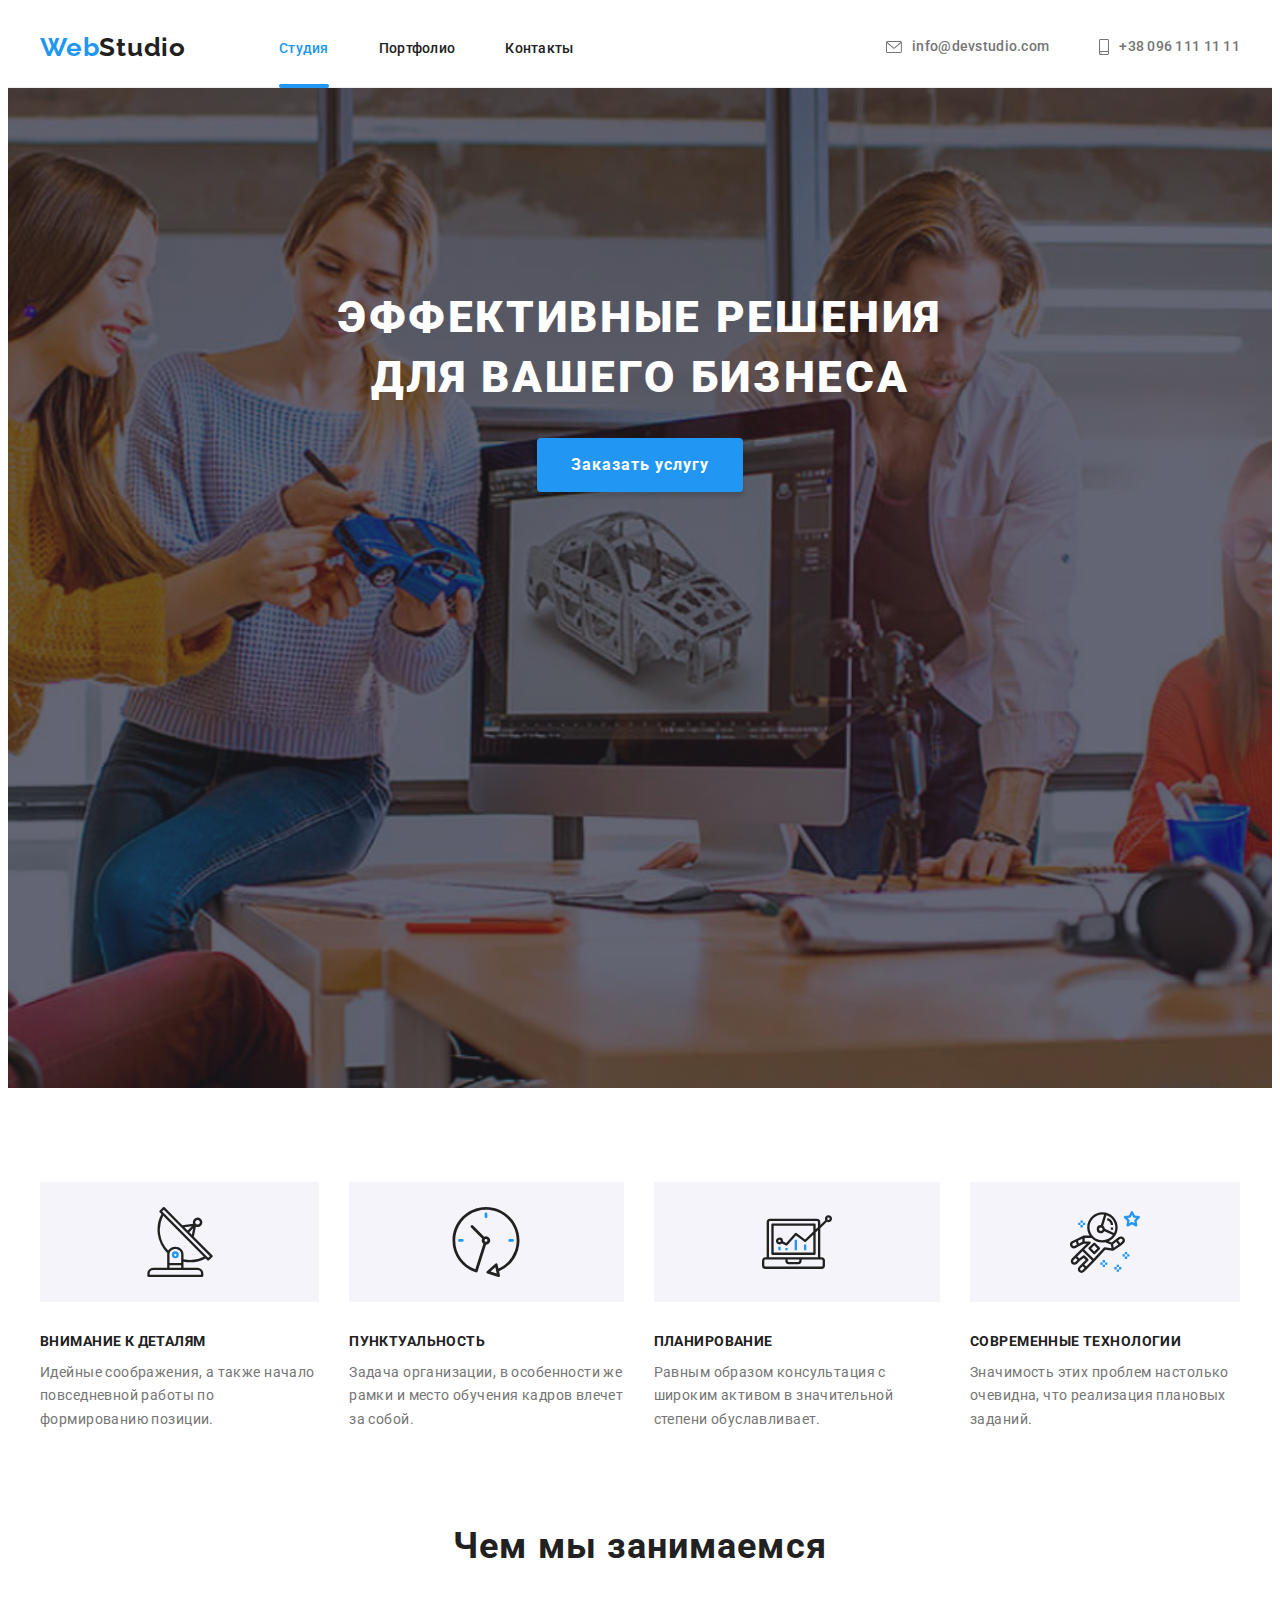
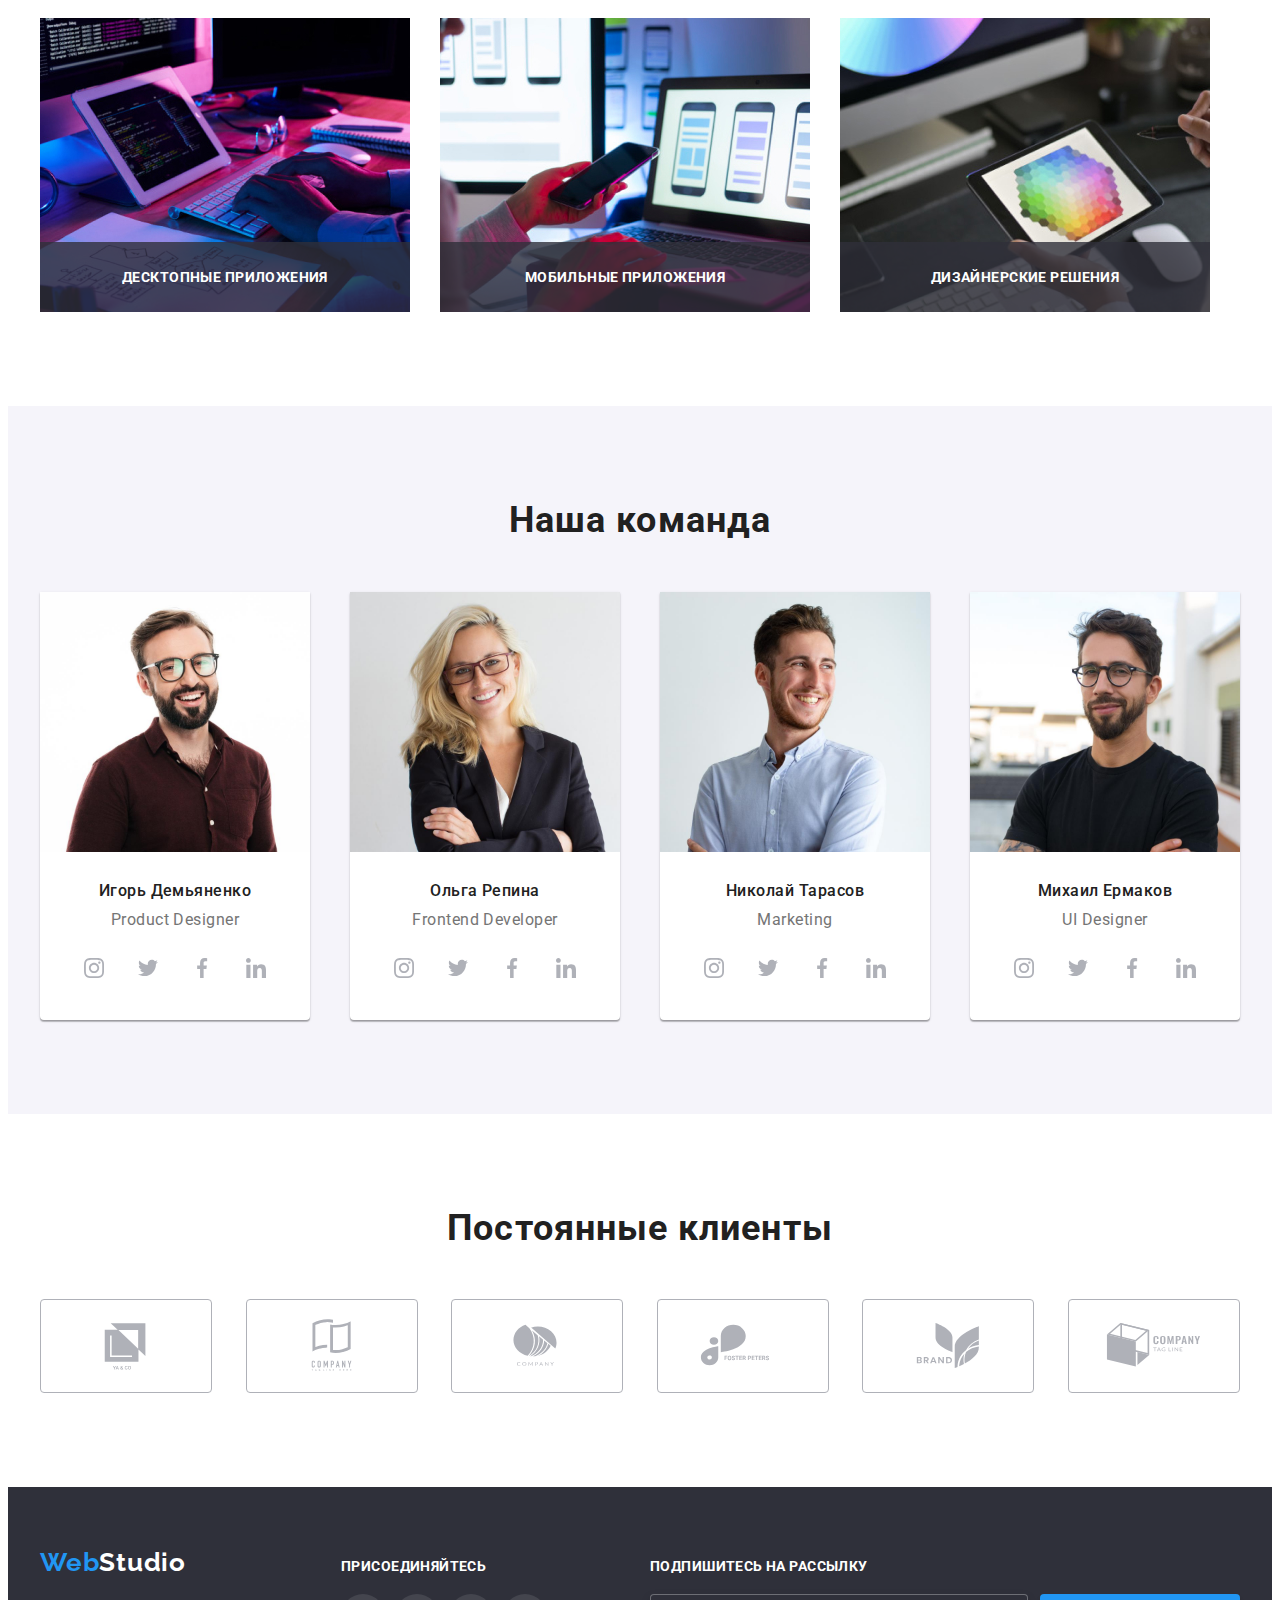
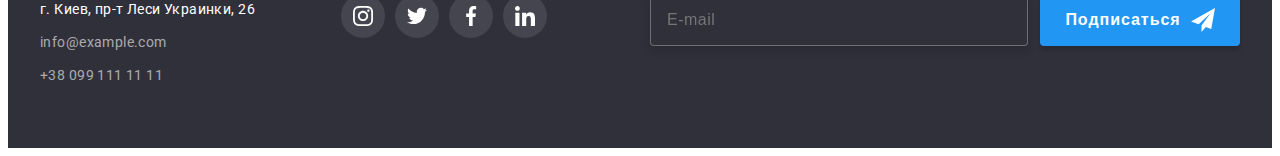
<file: index.html>
<!DOCTYPE html>
<html lang="en">
  <head>
    <meta charset="UTF-8" />
    <meta http-equiv="X-UA-Compatible" content="IE=edge" />
    <meta name="viewport" content="width=device-width, initial-scale=1.0" />
    <title>Студія</title>
    <link rel="preconnect" href="https://fonts.googleapis.com" />
    <link rel="preconnect" href="https://fonts.gstatic.com" crossorigin />
    <link
      href="https://fonts.googleapis.com/css2?family=Raleway:wght@700&family=Roboto:wght@400;500;700;900&display=swap"
      rel="stylesheet"
    />
    <link
      rel="stylesheet"
      href="https://cdnjs.cloudflare.com/ajax/libs/modern-normalize/1.1.0/modern-normalize.min.css"
      integrity="sha512-wpPYUAdjBVSE4KJnH1VR1HeZfpl1ub8YT/NKx4PuQ5NmX2tKuGu6U/JRp5y+Y8XG2tV+wKQpNHVUX03MfMFn9Q=="
      crossorigin="anonymous"
      referrerpolicy="no-referrer"
    />
    <link rel="stylesheet" href="./css/styles.css" />
  </head>
  <body>
    <!--Шапка-->
    <header class="header">
      <!--nav-->
      <div class="header-content container">
        <nav class="main-nav">
          <a href="./index.html" class="logo link"><span class="logo-web">Web</span>Studio</a>
          <ul class="nav-list list">
            <li class="item">
              <a href="./index.html" class="nav-list-item link current">Студия</a>
            </li>
            <li class="item">
              <a href="./portfolio.html" class="nav-list-item link">Портфолио</a>
            </li>
            <li class="item"><a href="" class="nav-list-item link">Контакты</a></li>
          </ul>
        </nav>
        <ul class="nav-contacts list">
          <li class="mail-icon item">
            <a href="mailto:info@devstudio.com" class="nav-contacts-list link"
              ><svg class="mail-icon-svg" width="16" height="12">
                <use href="./images/icons.svg#icon-mail"></use></svg
              >info@devstudio.com</a
            >
          </li>
          <li class="tel-icon item">
            <a href="tel:+380961111111" class="nav-contacts-list link"
              ><svg class="tel-icon-svg" width="10" height="16">
                <use href="./images/icons.svg#icon-tel"></use></svg
              >+38 096 111 11 11</a
            >
          </li>
        </ul>
      </div>
    </header>
    <!--Мейн-->
    <main>
      <section class="hero">
        <div class="container">
          <h1 class="hero-title">Эффективные решения для вашего бизнеса</h1>
          <button type="button" class="hero-btn" data-modal-open>Заказать услугу</button>
        </div>
      </section>
      <!--feauters-->
      <section class="section feauters">
        <div class="container">
          <h2>Наші переваги</h2>
          <ul class="feauters-list list">
            <li class="item icon-antena">
              <h3 class="feauters-title">Внимание к деталям</h3>
              <p class="feauters-text">
                Идейные соображения, а также начало повседневной работы по формированию позиции.
              </p>
            </li>
            <li class="item icon-clock">
              <h3 class="feauters-title">Пунктуальность</h3>
              <p class="feauters-text">
                Задача организации, в особенности же рамки и место обучения кадров влечет за собой.
              </p>
            </li>
            <li class="item icon-diagram">
              <h3 class="feauters-title">Планирование</h3>
              <p class="feauters-text">
                Равным образом консультация с широким активом в значительной степени обуславливает.
              </p>
            </li>
            <li class="item icon-astronaut">
              <h3 class="feauters-title">Современные технологии</h3>
              <p class="feauters-text">
                Значимость этих проблем настолько очевидна, что реализация плановых заданий.
              </p>
            </li>
          </ul>
        </div>
      </section>
      <!--about-->
      <section class="section about">
        <div class="container">
          <h2 class="about-title">Чем мы занимаемся</h2>
          <ul class="about-list list">
            <li class="about-item item">
              <img src="./images/programming.jpg" alt="programming" class="about-img" width="370" />
              <p class="about-img-text">Десктопные приложения</p>
            </li>
            <li class="about-item item">
              <img src="./images/connection.jpg" alt="connection" class="about-img" width="370" />
              <p class="about-img-text">Мобильные приложения</p>
            </li>
            <li class="about-item item">
              <img src="./images/design.jpg" alt="design" class="about-img" width="370" />
              <p class="about-img-text">Дизайнерские решения</p>
            </li>
          </ul>
        </div>
      </section>
      <!--team-->
      <section class="section team">
        <div class="container">
          <h2 class="team-title">Наша команда</h2>
          <ul class="team-list list">
            <li class="item">
              <img
                src="./images/product-d1.jpg"
                alt="product-designer"
                class="team-img"
                width="270"
              />
              <div class="team-text">
                <h3 class="team-name">Игорь Демьяненко</h3>
                <p class="team-proffession">Product Designer</p>
                <ul class="soc-list">
                  <li class="soc-item list">
                    <a href="" class="soc-link link">
                      <svg class="soc-icon">
                        <use href="./images/icons.svg#icon-instagram"></use>
                      </svg>
                    </a>
                  </li>
                  <li class="soc-item list">
                    <a href="" class="soc-link link">
                      <svg class="soc-icon">
                        <use href="./images/icons.svg#icon-twitter"></use>
                      </svg>
                    </a>
                  </li>
                  <li class="soc-item list">
                    <a href="" class="soc-link link">
                      <svg class="soc-icon">
                        <use href="./images/icons.svg#icon-facebook"></use>
                      </svg>
                    </a>
                  </li>
                  <li class="soc-item list">
                    <a href="" class="soc-link link">
                      <svg class="soc-icon">
                        <use href="./images/icons.svg#icon-linkedin"></use>
                      </svg>
                    </a>
                  </li>
                </ul>
              </div>
            </li>
            <li class="item">
              <img
                src="./images/developer1.jpg"
                alt="frontend-developer"
                class="team-img"
                width="270"
              />
              <div class="team-text">
                <h3 class="team-name">Ольга Репина</h3>
                <p class="team-proffession">Frontend Developer</p>
                <ul class="soc-list">
                  <li class="soc-item list">
                    <a href="" class="soc-link link">
                      <svg class="soc-icon">
                        <use href="./images/icons.svg#icon-instagram"></use>
                      </svg>
                    </a>
                  </li>
                  <li class="soc-item list">
                    <a href="" class="soc-link link">
                      <svg class="soc-icon">
                        <use href="./images/icons.svg#icon-twitter"></use>
                      </svg>
                    </a>
                  </li>
                  <li class="soc-item list">
                    <a href="" class="soc-link link">
                      <svg class="soc-icon">
                        <use href="./images/icons.svg#icon-facebook"></use>
                      </svg>
                    </a>
                  </li>
                  <li class="soc-item list">
                    <a href="" class="soc-link link">
                      <svg class="soc-icon">
                        <use href="./images/icons.svg#icon-linkedin"></use>
                      </svg>
                    </a>
                  </li>
                </ul>
              </div>
            </li>
            <li class="item">
              <img src="./images/marketing1.jpg" alt="marketing" class="team-img" width="270" />
              <div class="team-text">
                <h3 class="team-name">Николай Тарасов</h3>
                <p class="team-proffession">Marketing</p>
                <ul class="soc-list">
                  <li class="soc-item list">
                    <a href="" class="soc-link link">
                      <svg class="soc-icon">
                        <use href="./images/icons.svg#icon-instagram"></use>
                      </svg>
                    </a>
                  </li>
                  <li class="soc-item list">
                    <a href="" class="soc-link link">
                      <svg class="soc-icon">
                        <use href="./images/icons.svg#icon-twitter"></use>
                      </svg>
                    </a>
                  </li>
                  <li class="soc-item list">
                    <a href="" class="soc-link link">
                      <svg class="soc-icon">
                        <use href="./images/icons.svg#icon-facebook"></use>
                      </svg>
                    </a>
                  </li>
                  <li class="soc-item list">
                    <a href="" class="soc-link link">
                      <svg class="soc-icon">
                        <use href="./images/icons.svg#icon-linkedin"></use>
                      </svg>
                    </a>
                  </li>
                </ul>
              </div>
            </li>
            <li class="item">
              <img src="./images/ui-d1.jpg" alt="ui-designer" class="team-img" width="270" />
              <div class="team-text">
                <h3 class="team-name">Михаил Ермаков</h3>
                <p class="team-proffession">UI Designer</p>
                <ul class="soc-list">
                  <li class="soc-item list">
                    <a href="" class="soc-link link">
                      <svg class="soc-icon">
                        <use href="./images/icons.svg#icon-instagram"></use>
                      </svg>
                    </a>
                  </li>
                  <li class="soc-item list">
                    <a href="" class="soc-link link">
                      <svg class="soc-icon">
                        <use href="./images/icons.svg#icon-twitter"></use>
                      </svg>
                    </a>
                  </li>
                  <li class="soc-item list">
                    <a href="" class="soc-link link">
                      <svg class="soc-icon">
                        <use href="./images/icons.svg#icon-facebook"></use>
                      </svg>
                    </a>
                  </li>
                  <li class="soc-item list">
                    <a href="" class="soc-link link">
                      <svg class="soc-icon">
                        <use href="./images/icons.svg#icon-linkedin"></use>
                      </svg>
                    </a>
                  </li>
                </ul>
              </div>
            </li>
          </ul>
        </div>
      </section>
      <!--Clients-->
      <section class="section clients">
        <div class="container">
          <h2 class="clients-title">Постоянные клиенты</h2>
          <ul class="clients-list">
            <li class="clients-item list">
              <a href="" class="clients-link link"
                ><svg class="clients-svg" width="106" height="60">
                  <use href="./images/icons.svg#icon-client1"></use></svg
              ></a>
            </li>
            <li class="clients-item list">
              <a href="" class="clients-link link"
                ><svg class="clients-svg" width="106" height="60">
                  <use href="./images/icons.svg#icon-client2"></use></svg
              ></a>
            </li>
            <li class="clients-item list">
              <a href="" class="clients-link link"
                ><svg class="clients-svg" width="106" height="60">
                  <use href="./images/icons.svg#icon-client3"></use></svg
              ></a>
            </li>
            <li class="clients-item list">
              <a href="" class="clients-link link"
                ><svg class="clients-svg" width="106" height="60">
                  <use href="./images/icons.svg#icon-client4"></use></svg
              ></a>
            </li>
            <li class="clients-item list">
              <a href="" class="clients-link link"
                ><svg class="clients-svg" width="106" height="60">
                  <use href="./images/icons.svg#icon-client5"></use></svg
              ></a>
            </li>
            <li class="clients-item list">
              <a href="" class="clients-link link"
                ><svg class="clients-svg" width="106" height="60">
                  <use href="./images/icons.svg#icon-client6"></use></svg
              ></a>
            </li>
          </ul>
        </div>
      </section>
    </main>
    <!--Футер-->
    <footer class="footer">
      <div class="footer-div container">
        <div class="footer-left-text">
          <a href="./index.html" class="footer-logo link"
            ><span class="footer-logo-web">Web</span>Studio</a
          >
          <address>
            <ul class="list">
              <li>
                <a
                  href="https://goo.gl/maps/DYDjYZ2KMcjr4Sc5A"
                  target="_blank"
                  rel="nofollow noferrer noopener"
                  class="footer-map link"
                  >г. Киев, пр-т Леси Украинки, 26</a
                >
              </li>
              <li>
                <a href="mailto:info@example.com" class="footer-contacts link footer-mail"
                  >info@example.com</a
                >
              </li>
              <li>
                <a href="tel:+380991111111" class="footer-contacts link">+38 099 111 11 11</a>
              </li>
            </ul>
          </address>
        </div>
        <div class="footer-soc">
          <p class="footer-title">присоединяйтесь</p>
          <ul class="footer-soc-list">
            <li class="footer-soc-item list">
              <a href="" class="footer-soc-link link">
                <svg class="footer-soc-icon" width="20" height="20">
                  <use href="./images/icons.svg#icon-instagram"></use>
                </svg>
              </a>
            </li>
            <li class="footer-soc-item list">
              <a href="" class="footer-soc-link link">
                <svg class="footer-soc-icon" width="20" height="20">
                  <use href="./images/icons.svg#icon-twitter"></use>
                </svg>
              </a>
            </li>
            <li class="footer-soc-item list">
              <a href="" class="footer-soc-link link">
                <svg class="footer-soc-icon" width="20" height="20">
                  <use href="./images/icons.svg#icon-facebook"></use>
                </svg>
              </a>
            </li>
            <li class="footer-soc-item list">
              <a href="" class="footer-soc-link link">
                <svg class="footer-soc-icon" width="20" height="20">
                  <use href="./images/icons.svg#icon-linkedin"></use>
                </svg>
              </a>
            </li>
          </ul>
        </div>
        <div class="footer-sign">
          <p class="title-sign">Подпишитесь на рассылку</p>
          <form class="footer-form">
            <input type="text" class="footer-input" placeholder="E-mail" name="submit" />
            <button type="submit" class="button-sign">
              Подписаться
              <svg class="submit-icon" width="24" height="24">
                <use href="./images/icons.svg#icon-icon-send"></use>
              </svg>
            </button>
          </form>
        </div>
      </div>
    </footer>
    <!--    backdrop    -->
    <div class="backdrop is-hidden" data-modal>
      <div class="modal">
        <button type="button" class="modal-close-btn" data-modal-close>
          <svg class="modal-close-icon" width="18" height="18">
            <use href="./images/symbol-defs.svg#icon-btn-close"></use>
          </svg>
        </button>
        <p class="modal-title">Оставьте свои данные, мы вам перезвоним</p>
        <form class="modal-form">
          <label for="name" class="modal-label">Имя</label>
          <div class="modal-input-div">
            <input type="text" class="modal-input" id="name" />
            <span>
              <svg class="modal-form-icon" width="18" height="18">
                <use href="./images/icons.svg#icon-name"></use>
              </svg>
            </span>
          </div>
          <label for="tel" class="modal-label">Телефон</label>
          <div class="modal-input-div">
            <input type="tel" class="modal-input" id="tel" />
            <span>
              <svg class="modal-form-icon" width="18" height="18">
                <use href="./images/icons.svg#icon-tel-form"></use>
              </svg>
            </span>
          </div>
          <label for="email" class="modal-label">Почта</label>
          <div class="modal-input-div">
            <input type="email" class="modal-input" id="email" />
            <span>
              <svg class="modal-form-icon" width="18" height="18">
                <use href="./images/icons.svg#icon-email-form"></use>
              </svg>
            </span>
          </div>
          <div class="modal-input-div">
            <label for="feedback" class="modal-label">Комментарий </label>
            <textarea
              class="modal-area"
              name="feedback"
              id="feedback"
              placeholder="Введите текст"
              cols="30"
              rows="5"
            ></textarea>
          </div>
          <div class="checkbox">
            <input class="checkbox-input" type="checkbox" id="checkbox" />
            <span class="checkbox-icon"></span>
            <label for="checkbox" class="checkbox-label"
              >Соглашаюсь с рассылкой и принимаю
              <span><a href="" class="checkbox-conditions">Условия договора</a></span></label
            >
          </div>
          <button type="submit" class="btn-submit">Отправить</button>
        </form>
      </div>
    </div>
    <script src="./js/modal.js"></script>
  </body>
</html>
</file>
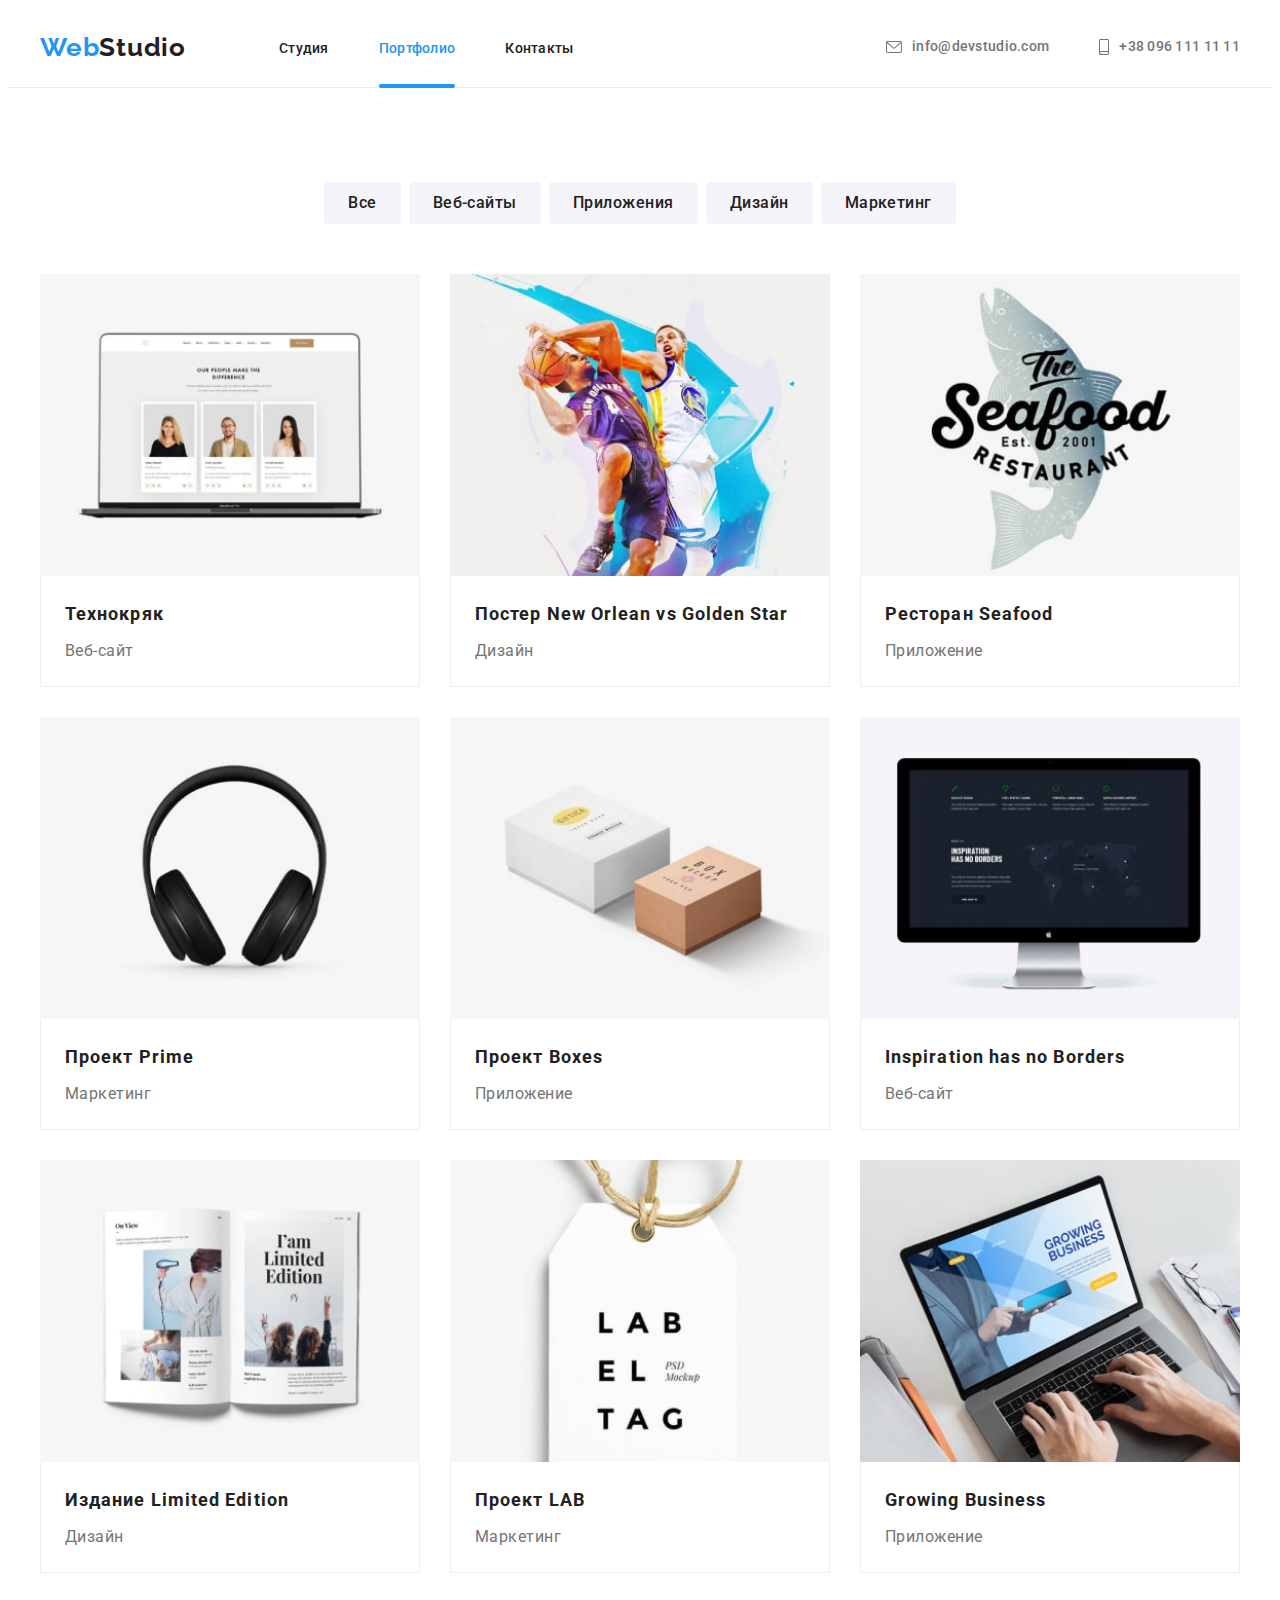
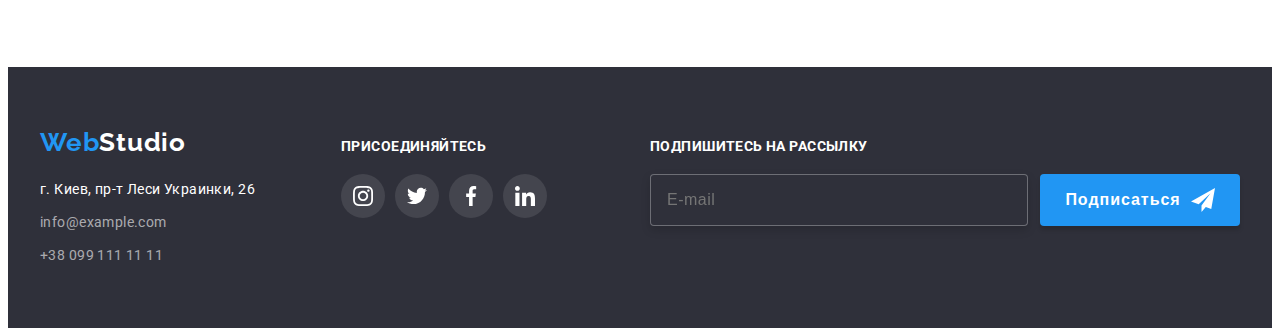
<file: portfolio.html>
<!DOCTYPE html>
<html lang="en">
  <head>
    <meta charset="UTF-8" />
    <meta http-equiv="X-UA-Compatible" content="IE=edge" />
    <meta name="viewport" content="width=device-width, initial-scale=1.0" />
    <title>Портфоліо</title>
    <link rel="preconnect" href="https://fonts.googleapis.com" />
    <link rel="preconnect" href="https://fonts.gstatic.com" crossorigin />
    <link
      href="https://fonts.googleapis.com/css2?family=Raleway:wght@700&family=Roboto:wght@400;500;700;900&display=swap"
      rel="stylesheet"
    />
    <link
      rel="stylesheet"
      href="https://cdnjs.cloudflare.com/ajax/libs/modern-normalize/1.1.0/modern-normalize.min.css"
      integrity="sha512-wpPYUAdjBVSE4KJnH1VR1HeZfpl1ub8YT/NKx4PuQ5NmX2tKuGu6U/JRp5y+Y8XG2tV+wKQpNHVUX03MfMFn9Q=="
      crossorigin="anonymous"
      referrerpolicy="no-referrer"
    />
    <link rel="stylesheet" href="./css/styles.css" />
  </head>
  <body>
    <!--Шапка-->
    <header class="header">
      <!--nav-->
      <div class="header-content container">
        <nav class="main-nav">
          <a href="./index.html" class="logo link"><span class="logo-web">Web</span>Studio</a>
          <ul class="nav-list list">
            <li class="item">
              <a href="./index.html" class="nav-list-item link">Студия</a>
            </li>
            <li class="item">
              <a href="./portfolio.html" class="nav-list-item link current">Портфолио</a>
            </li>
            <li class="item"><a href="" class="nav-list-item link">Контакты</a></li>
          </ul>
        </nav>
        <ul class="nav-contacts list">
          <li class="mail-icon item">
            <a href="mailto:info@devstudio.com" class="nav-contacts-list link"
              ><svg class="mail-icon-svg" width="16" height="12">
                <use href="./images/icons.svg#icon-mail"></use></svg
              >info@devstudio.com</a
            >
          </li>
          <li class="tel-icon item">
            <a href="tel:+380961111111" class="nav-contacts-list link"
              ><svg class="tel-icon-svg" width="10" height="16">
                <use href="./images/icons.svg#icon-tel"></use></svg
              >+38 096 111 11 11</a
            >
          </li>
        </ul>
      </div>
    </header>
    <!--Main-->
    <main>
      <section class="section portfolio">
        <div class="container">
          <h1>Portfolio</h1>
          <ul class="filters">
            <li class="filters-item list">
              <button type="button" class="portfolio-btn">Все</button>
            </li>
            <li class="filters-item list">
              <button type="button" class="portfolio-btn">Веб-сайты</button>
            </li>
            <li class="filters-item list">
              <button type="button" class="portfolio-btn">Приложения</button>
            </li>
            <li class="filters-item list">
              <button type="button" class="portfolio-btn">Дизайн</button>
            </li>
            <li class="filters-item list">
              <button type="button" class="portfolio-btn">Маркетинг</button>
            </li>
          </ul>
          <ul class="portfolio-list">
            <li class="portfolio-item list">
              <a href="" class="portfolio-link link">
                <div class="portfolio-overlay">
                  <img src="./images/img1-min.jpg" alt="techno" class="portfolio-img" />
                  <p class="portfolio-overlay-text">
                    Ресурс предлагает комплексные предложения с разным уровнем функционала и
                    сервисов. Все это позволит посетителю получить исчерпывающие сведения о компании
                    или частном лице.
                  </p>
                </div>
                <div class="portfolio-card">
                  <h2 class="portfolio-title">Технокряк</h2>
                  <p class="portfolio-text">Веб-сайт</p>
                </div></a
              >
            </li>
            <li class="portfolio-item list">
              <a href="" class="portfolio-link link">
                <div class="portfolio-overlay">
                  <img src="./images/img2-min.jpg" alt="new-orlean" />
                  <p class="portfolio-overlay-text">
                    Ресурс предлагает комплексные предложения с разным уровнем функционала и
                    сервисов. Все это позволит посетителю получить исчерпывающие сведения о компании
                    или частном лице.
                  </p>
                </div>
                <div class="portfolio-card">
                  <h2 class="portfolio-title">Постер New Orlean vs Golden Star</h2>
                  <p class="portfolio-text">Дизайн</p>
                </div></a
              >
            </li>
            <li class="portfolio-item list">
              <a href="" class="portfolio-link link">
                <div class="portfolio-overlay">
                  <img src="./images/img3-min.jpg" alt="restaurant" />
                  <p class="portfolio-overlay-text">
                    Ресурс предлагает комплексные предложения с разным уровнем функционала и
                    сервисов. Все это позволит посетителю получить исчерпывающие сведения о компании
                    или частном лице.
                  </p>
                </div>
                <div class="portfolio-card">
                  <h2 class="portfolio-title">Ресторан Seafood</h2>
                  <p class="portfolio-text">Приложение</p>
                </div></a
              >
            </li>
            <li class="portfolio-item list">
              <a href="" class="portfolio-link link">
                <div class="portfolio-overlay">
                  <img src="./images/img4-min.jpg" alt="headphone" />
                  <p class="portfolio-overlay-text">
                    Ресурс предлагает комплексные предложения с разным уровнем функционала и
                    сервисов. Все это позволит посетителю получить исчерпывающие сведения о компании
                    или частном лице.
                  </p>
                </div>
                <div class="portfolio-card">
                  <h2 class="portfolio-title">Проект Prime</h2>
                  <p class="portfolio-text">Маркетинг</p>
                </div></a
              >
            </li>
            <li class="portfolio-item list">
              <a href="" class="portfolio-link link">
                <div class="portfolio-overlay">
                  <img src="./images/img5-min.jpg" alt="boxes" />
                  <p class="portfolio-overlay-text">
                    Ресурс предлагает комплексные предложения с разным уровнем функционала и
                    сервисов. Все это позволит посетителю получить исчерпывающие сведения о компании
                    или частном лице.
                  </p>
                </div>
                <div class="portfolio-card">
                  <h2 class="portfolio-title">Проект Boxes</h2>
                  <p class="portfolio-text">Приложение</p>
                </div></a
              >
            </li>
            <li class="portfolio-item list">
              <a href="" class="portfolio-link link">
                <div class="portfolio-overlay">
                  <img src="./images/img6-min.jpg" alt="monitor" />
                  <p class="portfolio-overlay-text">
                    Ресурс предлагает комплексные предложения с разным уровнем функционала и
                    сервисов. Все это позволит посетителю получить исчерпывающие сведения о компании
                    или частном лице.
                  </p>
                </div>
                <div class="portfolio-card">
                  <h2 class="portfolio-title">Inspiration has no Borders</h2>
                  <p class="portfolio-text">Веб-сайт</p>
                </div></a
              >
            </li>
            <li class="portfolio-item list">
              <a href="" class="portfolio-link link">
                <div class="portfolio-overlay">
                  <img src="./images/img7-min.jpg" alt="journal" />
                  <p class="portfolio-overlay-text">
                    Ресурс предлагает комплексные предложения с разным уровнем функционала и
                    сервисов. Все это позволит посетителю получить исчерпывающие сведения о компании
                    или частном лице.
                  </p>
                </div>
                <div class="portfolio-card">
                  <h2 class="portfolio-title">Издание Limited Edition</h2>
                  <p class="portfolio-text">Дизайн</p>
                </div></a
              >
            </li>
            <li class="portfolio-item list">
              <a href="" class="portfolio-link link">
                <div class="portfolio-overlay">
                  <img src="./images/img8-min.jpg" alt="project" />
                  <p class="portfolio-overlay-text">
                    Ресурс предлагает комплексные предложения с разным уровнем функционала и
                    сервисов. Все это позволит посетителю получить исчерпывающие сведения о компании
                    или частном лице.
                  </p>
                </div>
                <div class="portfolio-card">
                  <h2 class="portfolio-title">Проект LAB</h2>
                  <p class="portfolio-text">Маркетинг</p>
                </div></a
              >
            </li>
            <li class="portfolio-item list">
              <a href="" class="portfolio-link link">
                <div class="portfolio-overlay">
                  <img src="./images/img9-min.jpg" alt="notebook" />
                  <p class="portfolio-overlay-text">
                    Ресурс предлагает комплексные предложения с разным уровнем функционала и
                    сервисов. Все это позволит посетителю получить исчерпывающие сведения о компании
                    или частном лице.
                  </p>
                </div>
                <div class="portfolio-card">
                  <h2 class="portfolio-title">Growing Business</h2>
                  <p class="portfolio-text">Приложение</p>
                </div></a
              >
            </li>
          </ul>
        </div>
      </section>
    </main>
    <!--Футер-->
    <footer class="footer">
      <div class="footer-div container">
        <div class="footer-left-text">
          <a href="./index.html" class="footer-logo link"
            ><span class="footer-logo-web">Web</span>Studio</a
          >
          <address>
            <ul class="list">
              <li>
                <a
                  href="https://goo.gl/maps/DYDjYZ2KMcjr4Sc5A"
                  target="_blank"
                  rel="nofollow noferrer noopener"
                  class="footer-map link"
                  >г. Киев, пр-т Леси Украинки, 26</a
                >
              </li>
              <li>
                <a href="mailto:info@example.com" class="footer-contacts link footer-mail"
                  >info@example.com</a
                >
              </li>
              <li>
                <a href="tel:+380991111111" class="footer-contacts link">+38 099 111 11 11</a>
              </li>
            </ul>
          </address>
        </div>
        <div class="footer-soc">
          <p class="footer-title">присоединяйтесь</p>
          <ul class="footer-soc-list">
            <li class="footer-soc-item list">
              <a href="" class="footer-soc-link link">
                <svg class="footer-soc-icon" width="20" height="20">
                  <use href="./images/icons.svg#icon-instagram"></use>
                </svg>
              </a>
            </li>
            <li class="footer-soc-item list">
              <a href="" class="footer-soc-link link">
                <svg class="footer-soc-icon" width="20" height="20">
                  <use href="./images/icons.svg#icon-twitter"></use>
                </svg>
              </a>
            </li>
            <li class="footer-soc-item list">
              <a href="" class="footer-soc-link link">
                <svg class="footer-soc-icon" width="20" height="20">
                  <use href="./images/icons.svg#icon-facebook"></use>
                </svg>
              </a>
            </li>
            <li class="footer-soc-item list">
              <a href="" class="footer-soc-link link">
                <svg class="footer-soc-icon" width="20" height="20">
                  <use href="./images/icons.svg#icon-linkedin"></use>
                </svg>
              </a>
            </li>
          </ul>
        </div>
        <div class="footer-sign">
          <p class="title-sign">Подпишитесь на рассылку</p>
          <form class="footer-form">
            <input type="text" class="footer-input" placeholder="E-mail" name="submit" />
            <button type="submit" class="button-sign">
              Подписаться
              <svg class="submit-icon" width="24" height="24">
                <use href="./images/icons.svg#icon-icon-send"></use>
              </svg>
            </button>
          </form>
        </div>
      </div>
    </footer>
  </body>
</html>
</file>
<file: css/styles.css>
:root {
  --first-color: #212121;
  --second-color: #757575;

  --first-background-color: #e5e5e5;
  --second-background-color: #f5f4fa;
  --third-background-color: #ffffff;
  --fourth-background-color: #2f303a;
  --accent-color: #2196f3;
  --second-accent: rgba(255, 255, 255, 0.6);
}

p,
h1,
h2,
h3,
h4,
h5,
h6 {
  margin: 0;
}

ul,
ol {
  margin: 0;
  padding-left: 0;
}

body {
  font-family: 'Roboto', sans-serif;
  color: var(--first-color);
  background-color: var(--third-background-color);
}

/*колір основного тексту #212121 */
/*другий колір колір тексту #757575 */
/*білий #FFFFFF */
/*акцент #2196F3 */
/*третій колір #2196F3 */
/*колір з прозорістю rgba(255, 255, 255, 0.6) */
/* колір основного фону #E5E5E5 */
/* колір другого фону #F5F4FA */
/* колір третього фону #2F303A */

.container {
  width: 1200px;
  margin: 0 auto;
  padding-left: 15px;
  padding-right: 15px;
}

img {
  display: block;
  min-width: 100%;
  height: auto;
}

/* header */

.header {
  padding-top: 24px;
  padding-bottom: 24px;
  border-bottom-width: 1px;
  border-bottom-style: solid;
  border-bottom-color: #ececec;
}

.logo {
  font-family: 'Raleway', sans-serif;
  font-weight: 700;
  font-size: 26px;
  line-height: 1.19;
  letter-spacing: 0.03em;
  color: var(--first-color);
}

.logo-web {
  color: var(--accent-color);
}

.list {
  list-style: none;
}

.link {
  text-decoration: none;
}

/* nav */

.header-content {
  display: flex;
  align-items: center;
}

.main-nav {
  display: flex;
  align-items: center;
}

.nav-list {
  display: flex;
  margin-left: 93px;

  color: var(--first-color);
}

.nav-list .item:not(:last-child) {
  margin-right: 50px;
}

.nav-contacts {
  display: flex;
  margin-left: auto;
}

.nav-contacts .item:not(:last-child) {
  margin-right: 50px;
}

.nav-list-item {
  padding-top: 32px;
  padding-bottom: 32px;
  color: var(--first-color);
  transition-property: color;
  transition-duration: 250ms;
  transition-timing-function: cubic-bezier(0.4, 0, 0.2, 1);
}

.nav-list-item,
.nav-contacts-list {
  font-weight: 500;
  font-size: 14px;
  line-height: 1.14;
  letter-spacing: 0.02em;
}

.nav-list .item {
  position: relative;
}

.nav-list-item.current::after {
  content: '';
  height: 4px;
  width: 100%;
  background-color: var(--accent-color);
  border-radius: 2px;
  position: absolute;
  bottom: -31px;
  left: 0;
}

.current {
  color: var(--accent-color);
}

.nav-list-item:hover,
.nav-list-item:focus,
.nav-list-item:active {
  color: var(--accent-color);
}

.nav-contacts-list {
  color: var(--second-color);
  transition-property: color;
  transition-duration: 250ms;
  transition-timing-function: cubic-bezier(0.4, 0, 0.2, 1);
}

.nav-contacts-list:hover,
.nav-contacts-list:focus,
.nav-contacts-list:active {
  color: var(--accent-color);
}

.mail-icon-svg {
  fill: var(--second-color);
  margin-right: 10px;
  transition-property: fill;
  transition-duration: 250ms;
  transition-timing-function: cubic-bezier(0.4, 0, 0.2, 1);
}

.nav-contacts-list:hover .mail-icon-svg,
.nav-contacts-list:focus .mail-icon-svg {
  fill: var(--accent-color);
}

.nav-contacts-list:hover .tel-icon-svg,
.nav-contacts-list:focus .tel-icon-svg {
  fill: var(--accent-color);
}

.tel-icon-svg {
  fill: var(--second-color);
  margin-right: 10px;
  transition-property: fill;
  transition-duration: 250ms;
  transition-timing-function: cubic-bezier(0.4, 0, 0.2, 1);
}

.nav-contacts .nav-contacts-list {
  display: flex;
  align-items: center;
  justify-content: center;
}

/* hero */

.hero {
  background-color: var(--fourth-background-color);
  padding-top: 200px;
  padding-bottom: 200px;
  background-image: linear-gradient(rgba(47, 48, 58, 0.4), rgba(47, 48, 58, 0.4)),
    url(../images/hero-bg.jpg);

  height: 600px;
  max-width: 1600px;
  background-repeat: no-repeat;
  background-position: center;
  background-size: cover;
  margin-right: auto;
  margin-left: auto;
}

.hero-title {
  font-weight: 900;
  font-size: 44px;
  line-height: 1.36;
  text-align: center;
  letter-spacing: 0.06em;
  text-transform: uppercase;
  color: var(--third-background-color);

  margin-bottom: 30px;
  margin-left: auto;
  margin-right: auto;
  max-width: 696px;
}

.hero-btn {
  font-family: inherit;
  font-weight: 700;
  font-size: 16px;
  line-height: 1.88;
  display: flex;
  align-items: center;
  text-align: center;
  letter-spacing: 0.06em;
  color: var(--third-background-color);
  background-color: var(--accent-color);
  cursor: pointer;

  margin: 0 auto;

  display: block;
  border-radius: 4px;
  border-color: transparent;
  padding: 10px 32px;

  box-shadow: 0px 4px 4px rgba(0, 0, 0, 0.15);
}

/* ---section ---*/

.section {
  padding-top: 94px;
  padding-bottom: 94px;
}

/* feauters */

.feauters h2 {
  display: none;
}

.feauters-list {
  display: flex;
}

.feauters-list .item:not(:last-child) {
  margin-right: 30px;
}

.feauters-list .item {
  min-width: 270px;
}

.feauters-list .item::before {
  content: '';
  height: 120px;
  background-position: center;
  background-repeat: no-repeat;

  display: block;
  background-color: var(--second-background-color);
  margin-bottom: 30px;
}

.icon-antena::before {
  background-image: url(../images/antena.svg);
}

.icon-clock::before {
  background-image: url(../images/clock.svg);
}

.icon-diagram::before {
  background-image: url(../images/diagram.svg);
}

.icon-astronaut::before {
  background-image: url(../images/astronaut.svg);
}

.feauters-title {
  font-weight: 700;
  font-size: 14px;
  line-height: 1.33;
  letter-spacing: 0.03em;
  text-transform: uppercase;
  color: var(--first-color);
  margin-bottom: 10px;
}

.feauters-text {
  font-size: 14px;
  line-height: 1.71;
  letter-spacing: 0.03em;
  color: var(--second-color);
}

/* about */

.about {
  padding-top: 0;
}

.about-title {
  color: var(--first-color);
  margin-bottom: 50px;
  margin-right: auto;
  margin-left: auto;
}

.about-list {
  display: flex;
}

.about-list .item:not(:last-child) {
  margin-right: 30px;
}

.about-item {
  position: relative;
}

.about-img {
  display: block;
}

.about-img-text {
  height: 70px;
  width: 100%;
  position: absolute;
  bottom: 0;
  display: flex;
  align-items: center;
  justify-content: center;
  font-weight: 700;
  font-size: 14px;
  line-height: 16px;
  text-align: center;
  letter-spacing: 0.03em;
  text-transform: uppercase;

  color: var(--third-background-color);
  background-color: rgba(47, 48, 58, 0.8);
}

.about-title,
.team-title,
.clients-title {
  font-weight: 700;
  font-size: 36px;
  line-height: 1.16;
  text-align: center;
  letter-spacing: 0.03em;
}

/* team */

.team {
  background-color: var(--second-background-color);
}

.team-title {
  margin-right: auto;
  margin-left: auto;

  color: var(--first-color);

  margin-bottom: 50px;
}

.team-list {
  display: flex;
  justify-content: space-between;
}

.team-list .item {
  box-shadow: 0px 1px 3px rgba(0, 0, 0, 0.12), 0px 1px 1px rgba(0, 0, 0, 0.14),
    0px 2px 1px rgba(0, 0, 0, 0.2);
  border-radius: 0px 0px 4px 4px;
  background-color: var(--third-background-color);
}

.team-img {
  display: block;
}

.team-text {
  padding-top: 30px;
  padding-bottom: 30px;
}

.team-name {
  font-weight: 500;
  font-size: 16px;
  line-height: 1.18;
  text-align: center;
  letter-spacing: 0.03em;
  color: var(--first-color);
  margin-bottom: 10px;
}

.team-proffession {
  font-size: 16px;
  line-height: 1.18;
  text-align: center;
  letter-spacing: 0.03em;
  color: var(--second-color);
  margin-bottom: 16px;
}

.soc-list {
  display: flex;
  justify-content: center;
}
.soc-item {
  width: 44px;
  height: 44px;
  margin-right: 10px;
}

.soc-item:last-child {
  margin-right: 0;
}

.soc-link {
  width: 100%;
  height: 100%;

  border-radius: 50%;
  display: flex;
  align-items: center;
  justify-content: center;
  transition-property: background-color;
  transition-duration: 250ms;
  transition-timing-function: cubic-bezier(0.4, 0, 0.2, 1);
}

.soc-link:hover,
.soc-link:focus {
  background-color: var(--accent-color);
}

.soc-icon {
  width: 20px;
  height: 20px;
  fill: #afb1b8;
  transition-property: fill;
  transition-duration: 250ms;
  transition-timing-function: cubic-bezier(0.4, 0, 0.2, 1);
}

.soc-link:hover .soc-icon,
.soc-link:focus .soc-icon {
  fill: var(--third-background-color);
}

/*    Clients    */

.clients {
  color: var(--first-color);
}

.clients-title {
  margin-bottom: 50px;
}

.clients-list {
  display: flex;
  align-items: center;
  justify-content: space-between;
}

.clients-link {
  width: 170px;
  height: 92px;
  display: flex;
  align-items: center;
  justify-content: center;
  color: #afb1b8;
  border: 1px solid #afb1b8;
  border-radius: 4px;
  transition-property: color, border-color;
  transition-duration: 250ms;
  transition-timing-function: cubic-bezier(0.4, 0, 0.2, 1);
}

.clients-svg {
  fill: currentColor;
}

.clients-link:hover,
.clients-link:focus {
  color: var(--accent-color);
  border-color: var(--accent-color);
}

/* footer */

.footer {
  background-color: var(--fourth-background-color);
  padding-top: 60px;
  padding-bottom: 60px;
}

.footer-div {
  display: flex;
  align-items: baseline;
}

.footer-left-text {
  margin-right: 70px;
  min-width: 231px;
}

.footer-logo {
  font-family: 'Raleway', sans-serif;
  font-weight: 700;
  font-size: 26px;
  line-height: 1.19;
  letter-spacing: 0.03em;
  color: var(--third-background-color);
  margin-bottom: 20px;
  display: inline-block;
}

.footer-logo-web {
  color: var(--accent-color);
}

.footer-map {
  font-style: normal;
  font-weight: 400;
  font-size: 14px;
  line-height: 1.71;
  letter-spacing: 0.03em;
  color: var(--third-background-color);
  margin-bottom: 9px;
  display: inline-block;
}

.footer-contacts {
  font-style: normal;
  font-weight: 400;
  font-size: 14px;
  line-height: 1.71;
  letter-spacing: 0.03em;
  color: var(--second-accent);
  display: inline-block;
  transition-property: color;
  transition-duration: 250ms;
  transition-timing-function: cubic-bezier(0.4, 0, 0.2, 1);
}

.footer-mail {
  margin-bottom: 9px;
}

.footer-contacts:hover,
.footer-contacts:focus,
.footer-contacts:active {
  color: var(--accent-color);
}

.footer-title {
  margin-bottom: 20px;
  font-weight: 700;
  font-size: 14px;
  line-height: 16px;
  letter-spacing: 0.03em;
  text-transform: uppercase;

  color: #ffffff;
}

.footer-soc-list {
  display: flex;
  justify-content: center;
}

.footer-soc-item {
  width: 44px;
  height: 44px;
  text-align: center;
  justify-content: center;
  margin-right: 10px;
}

.footer-soc-item:last-child {
  margin-right: 0;
}

.footer-soc-link {
  width: 100%;
  height: 100%;
  display: flex;
  background-color: rgba(255, 255, 255, 0.1);
  align-items: center;
  justify-content: center;
  border-radius: 50%;
  color: var(--third-background-color);
  transition-property: background-color;
  transition-duration: 250ms;
  transition-timing-function: cubic-bezier(0.4, 0, 0.2, 1);
}

.footer-soc-icon {
  fill: currentColor;
}

.footer-soc-link:hover,
.footer-soc-link:focus {
  background-color: var(--accent-color);
}

.footer-sign {
  margin-left: auto;
}

.title-sign {
  font-weight: 700;
  font-size: 14px;
  line-height: 16px;
  letter-spacing: 0.03em;
  text-transform: uppercase;
  color: var(--third-background-color);
  margin-bottom: 20px;
}

.footer-form {
  display: flex;
}

.footer-input {
  font-weight: 400;
  font-size: 16px;
  line-height: 1.25;
  letter-spacing: 0.03em;
  color: rgba(255, 255, 255, 0.6);
  width: 358px;
  border: 1px solid rgba(255, 255, 255, 0.3);
  filter: drop-shadow(0px 4px 4px rgba(0, 0, 0, 0.15));
  border-radius: 4px;
  background-color: var(--fourth-background-color);
  margin-right: 12px;
  padding-left: 16px;
  padding-top: 15px;
  padding-bottom: 15px;
}

.button-sign {
  display: flex;
  align-items: center;
  justify-content: center;
  width: 200px;
  font-weight: 700;
  font-size: 16px;
  line-height: 1.88;
  background-color: var(--accent-color);
  letter-spacing: 0.06em;

  color: var(--third-background-color);
  box-shadow: 0px 4px 4px rgba(0, 0, 0, 0.15);
  border-radius: 4px;
  border-color: transparent;
}

.submit-icon {
  margin-left: 10px;
  fill: var(--third-background-color);
}

/*        MODAL        */

.backdrop {
  height: 100vh;
  width: 100%;
  background-color: rgba(0, 0, 0, 0.2);
  position: fixed;
  top: 0;
  transition: opacity 300ms, visibility 300ms;
}

.modal {
  position: absolute;
  background-color: var(--third-background-color);
  width: 528px;
  /* min-height: 581px; */
  top: 50%;
  left: 50%;
  transform: translate(-50%, -50%) scale(1);
  transition: transform 300ms;
  box-shadow: 0px 1px 3px rgba(0, 0, 0, 0.12), 0px 1px 1px rgba(0, 0, 0, 0.14),
    0px 2px 1px rgba(0, 0, 0, 0.2);
  border-radius: 4px;
}

.backdrop.is-hidden .modal {
  transform: translate(-50%, -50%) scale(0);
}

.is-hidden {
  visibility: hidden;
  opacity: 0;
  pointer-events: none;
}

.modal-close-btn {
  width: 30px;
  height: 30px;
  display: flex;

  align-items: center;
  position: absolute;
  right: 8px;
  top: 8px;
  background-color: var(--third-background-color);
  border: 1px solid rgba(0, 0, 0, 0.1);
  border-radius: 50%;
  transition-property: fill;
  transition-duration: 250ms;
  transition-timing-function: cubic-bezier(0.4, 0, 0.2, 1);
}

.modal-close-btn:hover,
.modal-close-btn:focus {
  fill: var(--accent-color);
}

/*       MODAL FORM      */

.modal {
  padding: 40px;
}

.modal-title {
  display: flex;
  justify-content: center;
  font-weight: 700;
  font-size: 20px;
  line-height: 1.15;
  letter-spacing: 0.03em;
  color: var(--first-color);
  margin-bottom: 12px;
}

.modal-label {
  display: inline-block;
  font-weight: 400;
  font-size: 12px;
  line-height: 1.17;
  letter-spacing: 0.01em;
  color: var(--second-color);
  margin-bottom: 4px;
}

.modal-input-div {
  position: relative;
}

.modal-input {
  display: block;
  width: 100%;
  height: 40px;
  padding-left: 42px;
  margin-bottom: 10px;
  border: 1px solid rgba(33, 33, 33, 0.2);
  border-radius: 4px;
  outline: none;
}

.modal-form-icon {
  position: absolute;
  top: 11px;
  left: 12px;
}

.modal-input:focus-within {
  border-color: var(--accent-color);
}

.modal-input:focus-within + span {
  fill: var(--accent-color);
}

.modal-area {
  display: block;
  width: 100%;
  height: 100%;
  font-weight: 400;
  font-size: 14px;
  line-height: 1.17;
  letter-spacing: 0.01em;
  color: rgba(117, 117, 117, 0.5);
  margin-bottom: 20px;
  outline: none;
  border: 1px solid rgba(33, 33, 33, 0.2);
  border-radius: 4px;
  padding: 12px 16px;
  resize: none;
}

.modal-area:focus-within {
  border-color: var(--accent-color);
}

.checkbox {
  display: flex;
  align-items: center;
  justify-content: center;
  margin-top: 20px;
}

.checkbox-input {
  appearance: none;
}

.checkbox-icon {
  display: inline-block;
  width: 16px;
  height: 15px;
  margin-right: 7px;
  border: 2px solid var(--first-color);
  border-radius: 2px;
  background-color: var(--third-background-color);
}

.checkbox-input:checked + .checkbox-icon {
  background-color: #2196f3;
  border-color: #2196f3;
  background-image: url(../images/icon-check.svg);
  background-size: contain;
  background-repeat: no-repeat;
  background-position: center;
  background-origin: border-box;
}

.checkbox-label {
  font-weight: 400;
  font-size: 14px;
  line-height: 1.71;
  letter-spacing: 0.03em;
  color: var(--second-color);
}

.checkbox-conditions {
  color: #2196f3;
}

.btn-submit {
  display: block;
  font-weight: 700;
  font-size: 16px;
  line-height: 1.88;
  letter-spacing: 0.06em;
  color: #ffffff;
  background-color: var(--accent-color);
  box-shadow: 0px 4px 4px rgba(0, 0, 0, 0.15);
  border-radius: 4px;
  border-color: transparent;
  padding: 10px 55px;
  margin-top: 30px;
  margin-left: auto;
  margin-right: auto;
  transition-property: background-color;
  transition-duration: 250ms;
  transition-timing-function: cubic-bezier(0.4, 0, 0.2, 1);
}

.btn-submit:hover,
.btn-submit:focus {
  background-color: #188ce8;
}

/*      Portfolio      */

.portfolio h1 {
  display: none;
}

.filters {
  margin-bottom: 50px;
  display: flex;
  justify-content: center;
}

.filters .filters-item:not(:last-child) {
  margin-right: 8px;
}

.portfolio-btn {
  font-family: inherit;
  font-weight: 500;
  font-size: 16px;
  line-height: 1.62;
  text-align: center;
  letter-spacing: 0.03em;
  background-color: var(--second-background-color);
  color: var(--first-color);
  cursor: pointer;
  box-shadow: none;
  padding: 6px 22px;
  border-radius: 4px;
  border-color: transparent;
  transition-property: background-color, color, box-shadow;
  transition-duration: 250ms;
  transition-timing-function: cubic-bezier(0.4, 0, 0.2, 1);
}

.portfolio-btn:hover,
.portfolio-btn:focus {
  background-color: var(--accent-color);
  color: var(--third-background-color);
  box-shadow: 0px 3px 1px rgba(0, 0, 0, 0.1), 0px 1px 2px rgba(0, 0, 0, 0.08),
    0px 2px 2px rgba(0, 0, 0, 0.12);
}

.portfolio-card {
  padding: 20px 24px;
  border: 1px solid #eeeeee;
  border-top: none;
}

.portfolio-title {
  font-weight: 700;
  font-size: 18px;
  line-height: 2;
  letter-spacing: 0.06em;
  color: var(--first-color);
  margin-bottom: 4px;
}

.portfolio-text {
  font-weight: 400;
  font-size: 16px;
  line-height: 1.88;
  letter-spacing: 0.03em;
  color: var(--second-color);
}

.portfolio-list {
  display: flex;
  flex-wrap: wrap;
}

.portfolio-item {
  background-color: var(--third-background-color);
}

.portfolio-list .portfolio-item {
  width: calc((100% - 60px) / 3);
  margin-right: 30px;
  margin-bottom: 30px;
}

.portfolio-list .portfolio-item:nth-child(3n) {
  margin-right: 0;
}

.portfolio-list .portfolio-item:nth-last-child(-n + 3) {
  margin-bottom: 0;
}

.portfolio-link {
  display: block;
  box-shadow: none;
  transition-property: box-shadow;
  transition-duration: 250ms;
  transition-timing-function: cubic-bezier(0.4, 0, 0.2, 1);
}

.portfolio-link:hover,
.portfolio-link:focus {
  box-shadow: 0px 1px 1px rgba(0, 0, 0, 0.12), 0px 4px 4px rgba(0, 0, 0, 0.06),
    1px 4px 6px rgba(0, 0, 0, 0.16);
}

.portfolio-overlay {
  position: relative;
  overflow: hidden;
}

.portfolio-overlay-text {
  position: absolute;
  height: 100%;
  background-color: rgba(33, 150, 243, 0.9);
  font-weight: 400;
  font-size: 18px;
  line-height: 1.56;
  letter-spacing: 0.03em;
  color: #ffffff;
  padding: 63px 24px;

  top: 0;
  transform: translateY(100%);
  transition: transform 250ms;
}

.portfolio-item:hover .portfolio-overlay-text {
  transform: translateY(0);
}
</file>
